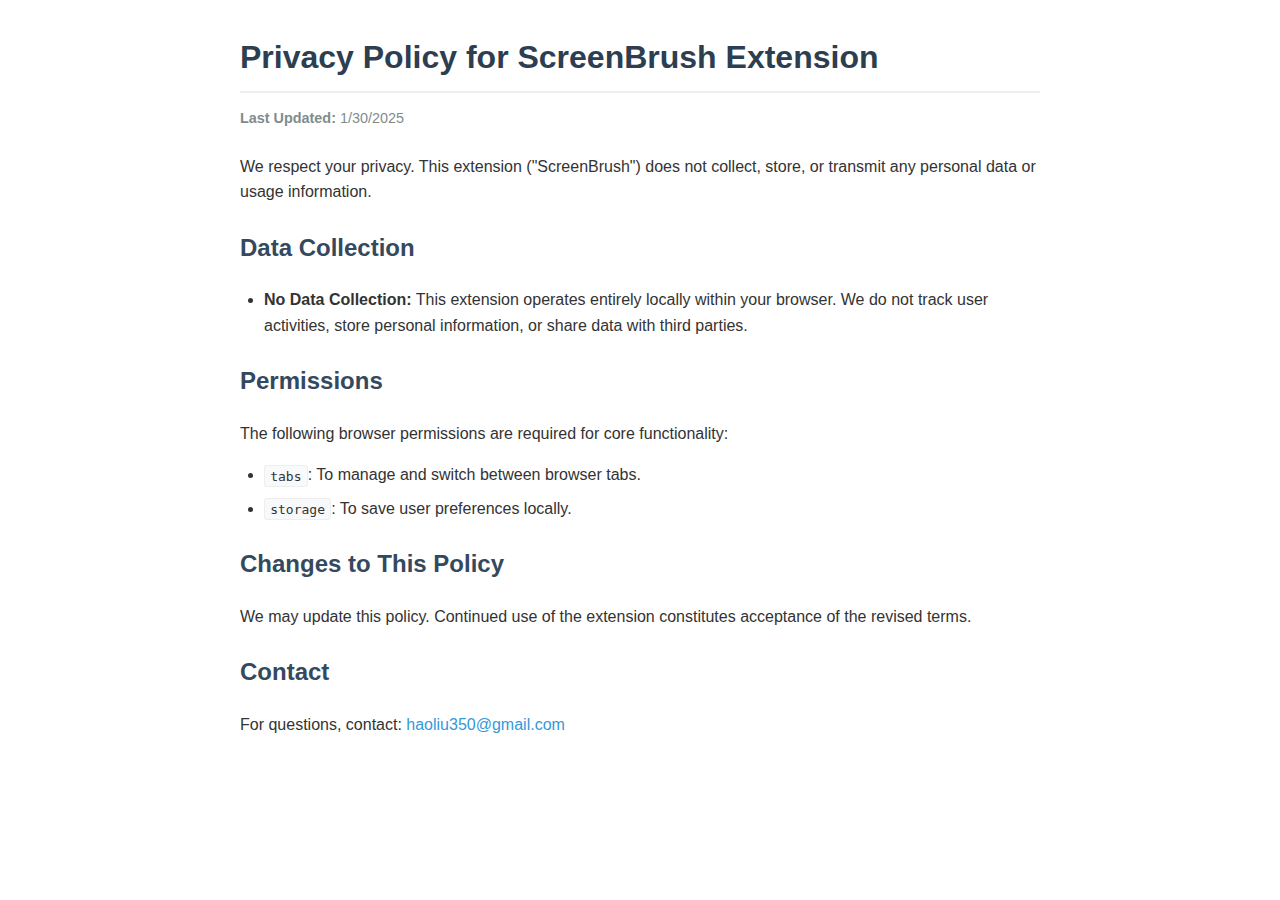
<file: index.html>
<!DOCTYPE html>
<html lang="en">
<head>
    <meta charset="UTF-8">
    <meta name="viewport" content="width=device-width, initial-scale=1.0">
    <title>Privacy Policy - ScreenBrush</title>
    <style>
        body {
            font-family: 'Segoe UI', Arial, sans-serif;
            line-height: 1.6;
            max-width: 800px;
            margin: 2rem auto;
            padding: 0 1rem;
            color: #333;
        }

        h1 {
            color: #2c3e50;
            border-bottom: 2px solid #eee;
            padding-bottom: 0.5rem;
        }

        h2 {
            color: #34495e;
            margin-top: 1.5rem;
        }

        ul {
            padding-left: 1.5rem;
        }

        li {
            margin-bottom: 0.5rem;
        }

        .last-updated {
            color: #7f8c8d;
            font-size: 0.9em;
            margin: -0.5rem 0 1.5rem;
        }

        .permission {
            background: #f8f9fa;
            border: 1px solid #eee;
            padding: 0.2em 0.4em;
            border-radius: 3px;
            font-family: monospace;
        }

        a {
            color: #3498db;
            text-decoration: none;
        }
    </style>
</head>
<body>
    <h1>Privacy Policy for ScreenBrush Extension</h1>
    <p class="last-updated"><strong>Last Updated:</strong> 1/30/2025</p>

    <p>We respect your privacy. This extension ("ScreenBrush") does not collect, store, or transmit any personal data or usage information.</p>

    <h2>Data Collection</h2>
    <ul>
        <li><strong>No Data Collection:</strong> This extension operates entirely locally within your browser. We do not track user activities, store personal information, or share data with third parties.</li>
    </ul>

    <h2>Permissions</h2>
    <p>The following browser permissions are required for core functionality:</p>
    <ul>
        <li><code class="permission">tabs</code>: To manage and switch between browser tabs.</li>
        <li><code class="permission">storage</code>: To save user preferences locally.</li>
    </ul>

    <h2>Changes to This Policy</h2>
    <p>We may update this policy. Continued use of the extension constitutes acceptance of the revised terms.</p>

    <h2>Contact</h2>
    <p>For questions, contact: <a href="mailto:haoliu350@gmail.com">haoliu350@gmail.com</a></p>
</body>
</html>
</file>
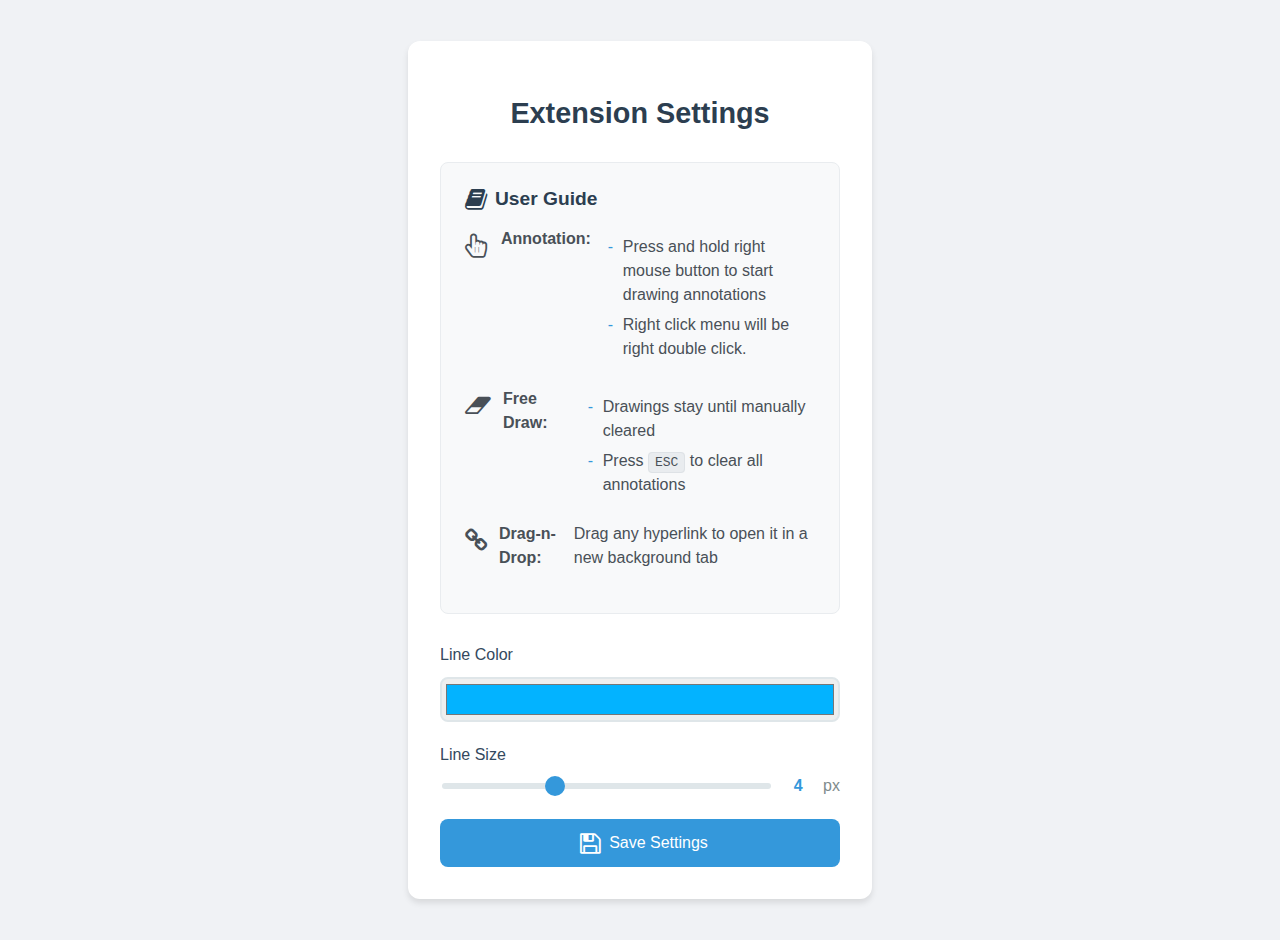
<file: options/options.html>
<!DOCTYPE html>
<html>
<head>
  <title>Extension Settings</title>
  <link rel="stylesheet" href="options.css">
  <link rel="stylesheet" href="https://cdnjs.cloudflare.com/ajax/libs/font-awesome/4.7.0/css/font-awesome.min.css">
</head>
<body>
  <div class="settings-container">
    <h2 class="settings-title">Extension Settings</h2>

    <!-- User Guide Section -->
    <div class="user-guide">
      <h3 class="guide-title"> <i style="font-size:24px" class="fa">&#xf02d;</i> User Guide</h3>
      <ul class="feature-list">
        <li class="feature-item">
          <span class="feature-icon"><i style="font-size:24px" class="fa">&#xf25a;</i></span>
          <strong>Annotation:</strong> 
          <ul class="sub-list">
            <li>Press and hold right mouse button to start drawing annotations</li>
            <li>Right click menu will be right double click.</li>
          </ul>
        </li>
        <li class="feature-item">
          <span class="feature-icon"><i style="font-size:24px" class="fa">&#xf12d;</i></span>
          <strong>Free Draw:</strong> 
          <ul class="sub-list">
            <li>Drawings stay until manually cleared</li>
            <li>Press <kbd>ESC</kbd> to clear all annotations</li>
          </ul>
        </li>
        <li class="feature-item">
          <span class="feature-icon"><i style="font-size:24px" class="fa">&#xf0c1;</i></span>
          <strong>Drag-n-Drop:</strong> Drag any hyperlink to open it in a new background tab
        </li>
      </ul>
    </div>
    
    <div class="setting-item">
      <label class="setting-label">Line Color</label>
      <input type="color" id="line-color" class="color-picker" value="#03B3FF">
    </div>

    <div class="setting-item">
      <label class="setting-label">Line Size</label>
      <div class="slider-container">
        <input type="range" id="line-width" class="size-slider" min="1" max="10" value="4">
        <span id="line-width-value" class="size-value">4</span>
        <span class="unit">px</span>
      </div>
    </div>

    <button id="save-btn" class="save-button">
      <span class="icon"></span>
      <i style="font-size:24px" class="fa">&#xf0c7;</i>
      Save Settings
    </button>
  </div>
  <script src="options.js"></script>
</body>
</html>
</file>
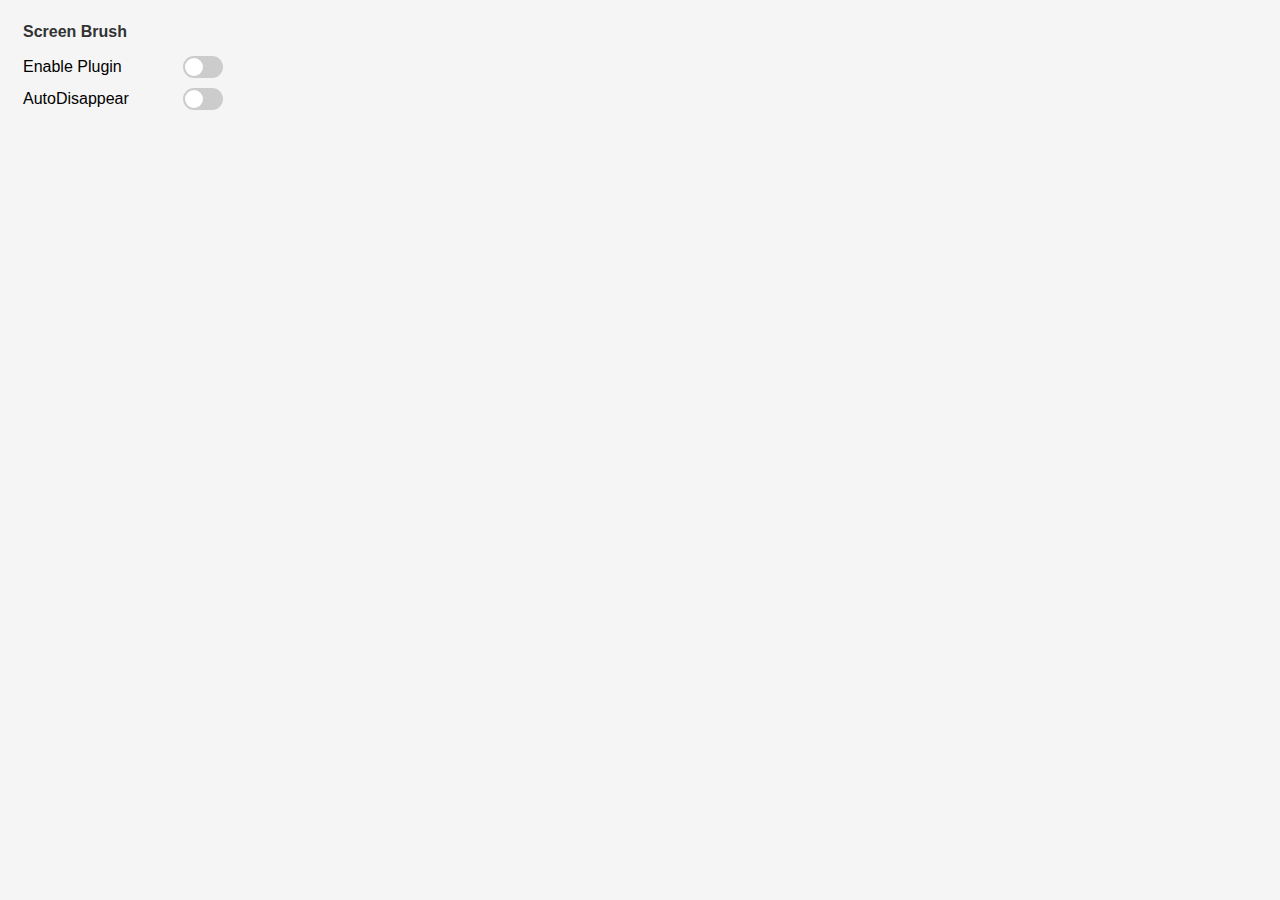
<file: popup/popup.html>
<!DOCTYPE html>
<html>
<head>
  <title>Screen Brush</title>
  <link rel="stylesheet" href="popup.css">
</head>
<body>
  <h3>Screen Brush</h3>
  
  <div class="toggle-item">
    <label>Enable Plugin</label>
    <label class="switch">
      <input type="checkbox" id="toggle-plugin">
      <span class="slider"></span>
    </label>
  </div>

  <div class="toggle-item">
    <label>AutoDisappear</label>
    <label class="switch">
      <input type="checkbox" id="toggle-autodisappear">
      <span class="slider"></span>
    </label>
  </div>

  <script src="popup.js"></script>
</body>
</html>
</file>
<file: options/options.css>
body {
  margin: 0;
  padding: 20px;
  min-height: 100vh;
  display: flex;
  justify-content: center;
  align-items: center;
  background: #f0f2f5;
  font-family: 'Segoe UI', Arial, sans-serif;
}

.settings-container {
  background: white;
  border-radius: 12px;
  box-shadow: 0 4px 6px rgba(0, 0, 0, 0.1);
  padding: 2rem;
  width: 100%;
  max-width: 400px;
}

.settings-title {
  color: #2c3e50;
  text-align: center;
  margin-bottom: 2rem;
  font-size: 1.8rem;
}

.setting-item {
  margin-bottom: 1.5rem;
}

.setting-label {
  display: block;
  color: #34495e;
  margin-bottom: 0.8rem;
  font-weight: 500;
}

.color-picker {
  width: 100%;
  height: 45px;
  border: 2px solid #dfe6e9;
  border-radius: 8px;
  cursor: pointer;
  transition: border-color 0.3s ease;
}

.color-picker:hover {
  border-color: #b2bec3;
}

.slider-container {
  display: flex;
  align-items: center;
  gap: 10px;
}

.size-slider {
  flex-grow: 1;
  height: 6px;
  background: #dfe6e9;
  border-radius: 3px;
  outline: none;
  -webkit-appearance: none;
}

.size-slider::-webkit-slider-thumb {
  -webkit-appearance: none;
  width: 20px;
  height: 20px;
  background: #3498db;
  border-radius: 50%;
  cursor: pointer;
  transition: transform 0.2s ease;
}

.size-slider::-webkit-slider-thumb:hover {
  transform: scale(1.1);
}

.size-value {
  color: #3498db;
  font-weight: bold;
  min-width: 30px;
  text-align: center;
}

.unit {
  color: #7f8c8d;
}

.save-button {
  width: 100%;
  padding: 12px;
  background: #3498db;
  color: white;
  border: none;
  border-radius: 8px;
  font-size: 1rem;
  font-weight: 500;
  cursor: pointer;
  transition: 
    background 0.3s ease,
    transform 0.2s ease;
  display: flex;
  align-items: center;
  justify-content: center;
  gap: 8px;
}

.save-button:hover {
  background: #2980b9;
  transform: translateY(-1px);
}

.save-button:active {
  transform: translateY(0);
}

.icon {
  font-size: 1.2rem;
}

/* User Guide Section */
.user-guide {
  background: #f8f9fa;
  border-radius: 8px;
  padding: 1.5rem;
  margin-bottom: 2rem;
  border: 1px solid #e9ecef;
}

.guide-title {
  color: #2c3e50;
  margin: 0 0 1rem 0;
  font-size: 1.2rem;
  display: flex;
  align-items: center;
  gap: 8px;
}

.feature-list {
  list-style: none;
  padding: 0;
  margin: 0;
}

.feature-item {
  display: flex;
  align-items: flex-start;
  gap: 12px;
  margin-bottom: 1.2rem;
  color: #495057;
  line-height: 1.5;
}

.feature-icon {
  font-size: 1.4rem;
  flex-shrink: 0;
  margin-top: 3px;
}

.sub-list {
  list-style: none;
  margin: 8px 0 0 20px;
  padding: 0;
}

.sub-list li {
  position: relative;
  margin-bottom: 6px;
}

.sub-list li:before {
  content: "-";
  color: #3498db;
  position: absolute;
  left: -15px;
}

kbd {
  background: #e9ecef;
  padding: 2px 6px;
  border-radius: 4px;
  border: 1px solid #dee2e6;
  font-family: monospace;
}
</file>
<file: popup/popup.css>
body {
  width: 200px;
  padding: 15px;
  font-family: Arial, sans-serif;
  background: #f5f5f5;
}

h3 {
  margin: 0 0 15px 0;
  color: #333;
  font-size: 16px;
}

.toggle-item {
  display: flex;
  justify-content: space-between;
  align-items: center;
  margin: 10px 0;
}

.switch {
  position: relative;
  display: inline-block;
  width: 40px;
  height: 22px;
}

.switch input {
  opacity: 0;
  width: 0;
  height: 0;
}

.slider {
  position: absolute;
  cursor: pointer;
  top: 0;
  left: 0;
  right: 0;
  bottom: 0;
  background-color: #ccc;
  transition: .3s;
  border-radius: 22px;
}

.slider:before {
  position: absolute;
  content: "";
  height: 18px;
  width: 18px;
  left: 2px;
  bottom: 2px;
  background-color: white;
  transition: .3s;
  border-radius: 50%;
}

input:checked + .slider {
  background-color: #0078d4;
}

input:checked + .slider:before {
  transform: translateX(18px);
}
</file>
